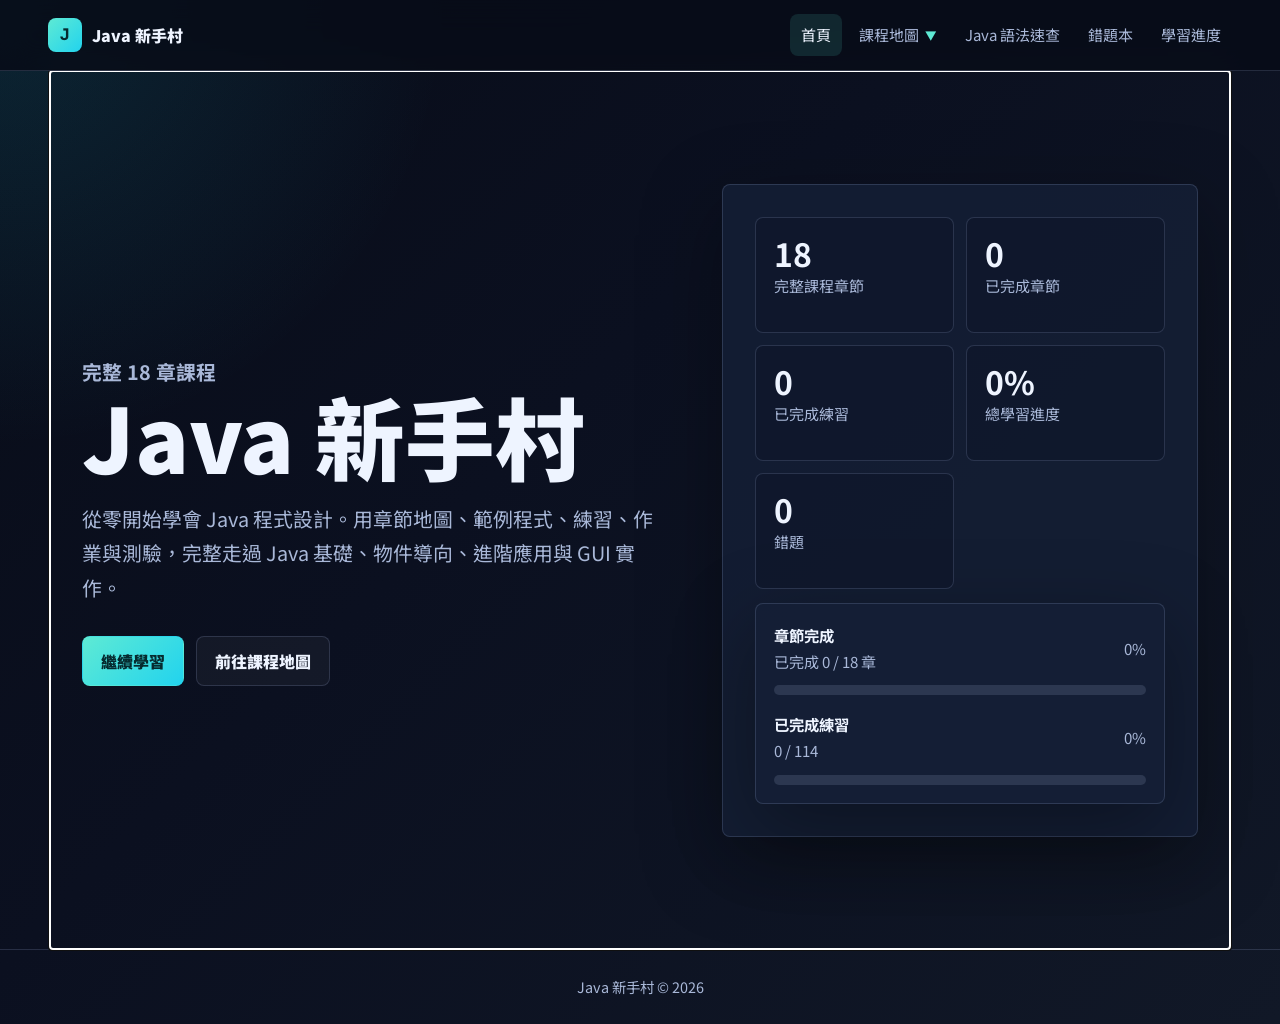
<file: index.html>
<!DOCTYPE html>
<html lang="zh-Hant">
<head>
  <meta charset="UTF-8">
  <meta name="viewport" content="width=device-width, initial-scale=1.0">
  <title>Java 新手村｜從零開始學會 Java 程式設計</title>
  <link rel="preconnect" href="https://fonts.googleapis.com">
  <link rel="preconnect" href="https://fonts.gstatic.com" crossorigin>
  <link href="https://fonts.googleapis.com/css2?family=Noto+Sans+TC:wght@400;500;700;900&family=JetBrains+Mono:wght@500;700&display=swap" rel="stylesheet">
  <link rel="stylesheet" href="style.css">
</head>
<body>
  <header class="site-header" data-site-header>
    <div class="header-main">
      <a class="brand" href="#home" aria-label="回到首頁">
        <span class="brand-mark">J</span>
        <span>Java 新手村</span>
      </a>
      <button class="nav-toggle" type="button" data-nav-toggle aria-expanded="false" aria-controls="mainNav" aria-label="開啟主選單">☰</button>
    </div>
    <nav class="top-nav" id="mainNav" data-main-nav aria-label="主要導覽"></nav>
  </header>

  <main id="app" class="app-shell" tabindex="-1"></main>

  <footer class="site-footer">
    <span>Java 新手村 © 2026</span>
  </footer>

  <script src="script.js"></script>
</body>
</html>
</file>
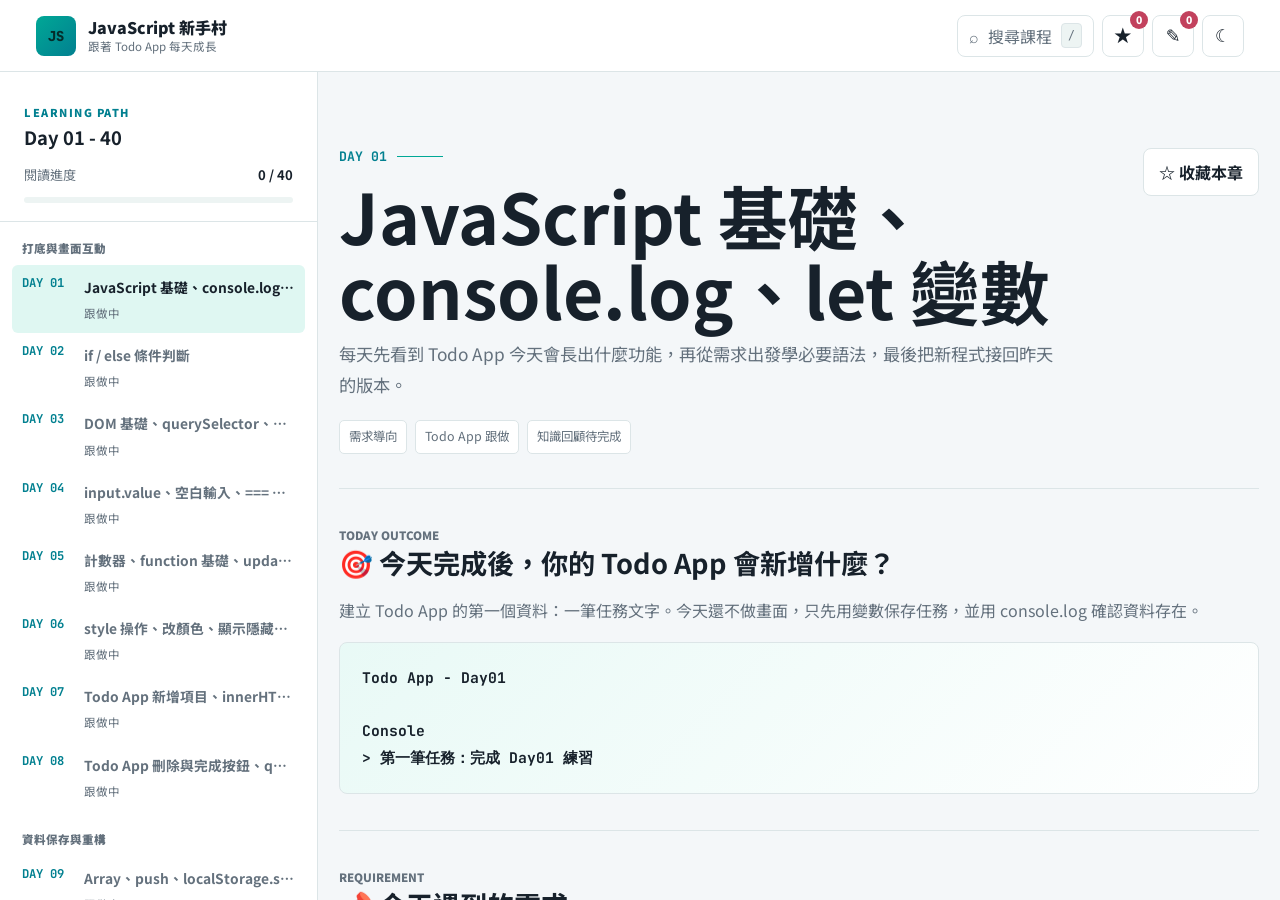
<file: javascript-learning/index.html>
<!DOCTYPE html>
<html lang="zh-Hant">
<head>
  <meta charset="UTF-8">
  <meta name="viewport" content="width=device-width, initial-scale=1.0">
  <meta name="description" content="40 天跟著 Todo App 每天成長，從零開始學會 JavaScript 與前端互動。">
  <title>JavaScript 新手村｜跟著 Todo App 每天成長</title>
  <link rel="preconnect" href="https://fonts.googleapis.com">
  <link rel="preconnect" href="https://fonts.gstatic.com" crossorigin>
  <link href="https://fonts.googleapis.com/css2?family=Noto+Sans+TC:wght@400;500;700;900&family=JetBrains+Mono:wght@500;700&display=swap" rel="stylesheet">
  <link rel="stylesheet" href="style.css">
</head>
<body>
  <header class="site-header">
    <a class="brand" href="#day-1" aria-label="前往第一天課程">
      <span class="brand-mark">JS</span>
      <span><strong>JavaScript 新手村</strong><small>跟著 Todo App 每天成長</small></span>
    </a>

    <div class="header-actions">
      <button class="icon-button mobile-only" id="sidebarToggle" type="button" aria-label="開啟課程導覽" aria-expanded="false">☰</button>
      <button class="search-button" id="searchOpen" type="button" aria-label="搜尋課程">
        <span aria-hidden="true">⌕</span><span>搜尋課程</span><kbd>/</kbd>
      </button>
      <button class="icon-button" id="favoritesOpen" type="button" aria-label="查看收藏">★<span class="count-badge" id="favoriteCount">0</span></button>
      <button class="icon-button" id="wrongBookOpen" type="button" aria-label="查看錯題本">✎<span class="count-badge" id="wrongCount">0</span></button>
      <button class="icon-button" id="themeToggle" type="button" aria-label="切換深色模式">☾</button>
    </div>
  </header>

  <div class="course-layout">
    <aside class="sidebar" id="sidebar" aria-label="40 天課程導覽">
      <div class="sidebar-head">
        <div><span class="overline">LEARNING PATH</span><h2>Day 01 - 40</h2></div>
        <button class="icon-button mobile-only" id="sidebarClose" type="button" aria-label="關閉課程導覽">×</button>
      </div>
      <div class="progress-summary">
        <div><span>閱讀進度</span><strong id="progressText">1 / 40</strong></div>
        <div class="progress-track"><span id="progressBar"></span></div>
      </div>
      <nav class="day-nav" id="dayNav"></nav>
    </aside>

    <main class="main-content" id="mainContent" tabindex="-1">
      <article id="lessonContent" aria-live="polite"></article>
    </main>
  </div>

  <div class="backdrop" id="backdrop" hidden></div>

  <section class="dialog" id="searchDialog" role="dialog" aria-modal="true" aria-labelledby="searchTitle" hidden>
    <div class="dialog-head">
      <div><span class="overline">QUICK FIND</span><h2 id="searchTitle">搜尋課程</h2></div>
      <button class="icon-button" data-close-dialog type="button" aria-label="關閉">×</button>
    </div>
    <label class="search-field">
      <span aria-hidden="true">⌕</span>
      <input id="searchInput" type="search" placeholder="搜尋標題、語法或關鍵字，例如 localStorage" autocomplete="off">
    </label>
    <div class="search-results" id="searchResults"></div>
  </section>

  <section class="dialog" id="collectionDialog" role="dialog" aria-modal="true" aria-labelledby="collectionTitle" hidden>
    <div class="dialog-head">
      <div><span class="overline" id="collectionLabel">MY LIBRARY</span><h2 id="collectionTitle">我的收藏</h2></div>
      <button class="icon-button" data-close-dialog type="button" aria-label="關閉">×</button>
    </div>
    <div class="collection-list" id="collectionList"></div>
  </section>

  <div class="toast" id="toast" role="status" aria-live="polite"></div>

  <script src="script.js"></script>
</body>
</html>
</file>
<file: style.css>
:root {
  color-scheme: dark;
  --bg: #0b1020;
  --bg-soft: #111a2f;
  --panel: #151f36;
  --panel-2: #0f172a;
  --text: #eef4ff;
  --muted: #a9b8d8;
  --line: rgba(183, 204, 255, 0.16);
  --accent: #5eead4;
  --accent-strong: #22d3ee;
  --accent-ink: #062b2f;
  --warning: #fbbf24;
  --danger: #fb7185;
  --ok: #86efac;
  --code-bg: #070b16;
  --shadow: 0 24px 80px rgba(0, 0, 0, 0.34);
  --radius: 8px;
  --max: 1180px;
}

* {
  box-sizing: border-box;
}

html {
  scroll-behavior: smooth;
}

body {
  margin: 0;
  min-height: 100vh;
  font-family: "Noto Sans TC", system-ui, sans-serif;
  background:
    radial-gradient(circle at top left, rgba(34, 211, 238, 0.13), transparent 28rem),
    linear-gradient(135deg, #080c18 0%, var(--bg) 42%, #111827 100%);
  color: var(--text);
  line-height: 1.75;
}

a {
  color: inherit;
  text-decoration: none;
}

button,
input,
textarea {
  font: inherit;
}

.site-header {
  position: sticky;
  top: 0;
  z-index: 20;
  display: flex;
  align-items: center;
  justify-content: space-between;
  gap: 24px;
  padding: 14px clamp(18px, 4vw, 48px);
  border-bottom: 1px solid var(--line);
  background: rgba(8, 12, 24, 0.86);
  backdrop-filter: blur(16px);
}

.header-main {
  display: flex;
  align-items: center;
  justify-content: space-between;
  gap: 16px;
}

.brand {
  display: inline-flex;
  align-items: center;
  gap: 10px;
  font-weight: 900;
  letter-spacing: 0;
}

.brand-mark {
  display: grid;
  width: 34px;
  height: 34px;
  place-items: center;
  border-radius: 8px;
  background: linear-gradient(135deg, var(--accent), var(--accent-strong));
  color: var(--accent-ink);
  font-family: "JetBrains Mono", monospace;
}

.nav-toggle {
  display: none;
  width: 42px;
  height: 42px;
  place-items: center;
  border: 1px solid var(--line);
  border-radius: var(--radius);
  background: rgba(255, 255, 255, 0.04);
  color: var(--text);
  cursor: pointer;
  font-size: 1.2rem;
  line-height: 1;
}

.top-nav {
  display: flex;
  align-items: center;
  gap: 6px;
  white-space: nowrap;
}

.top-nav a,
.nav-dropdown-toggle {
  display: inline-flex;
  align-items: center;
  gap: 6px;
  padding: 8px 11px;
  border: 0;
  border-radius: 8px;
  background: transparent;
  color: var(--muted);
  font-size: 0.94rem;
  cursor: pointer;
}

.top-nav a:hover,
.top-nav a.active,
.nav-dropdown-toggle:hover,
.nav-dropdown-toggle.active {
  background: rgba(94, 234, 212, 0.12);
  color: var(--text);
}

.nav-dropdown {
  position: relative;
}

.dropdown-caret {
  color: var(--accent);
  font-size: 0.72rem;
}

.nav-dropdown-menu {
  position: absolute;
  top: calc(100% + 10px);
  left: 0;
  width: min(360px, 86vw);
  max-height: min(470px, calc(100vh - 96px));
  padding: 10px;
  border: 1px solid var(--line);
  border-radius: var(--radius);
  background: rgba(15, 23, 42, 0.98);
  box-shadow: var(--shadow);
  overflow-y: auto;
  white-space: normal;
}

.nav-dropdown-menu[hidden] {
  display: none;
}

.nav-dropdown-menu a {
  display: flex;
  width: 100%;
  padding: 10px 12px;
  white-space: normal;
}

.nav-map-link {
  margin-bottom: 8px;
  border: 1px solid rgba(94, 234, 212, 0.18);
  background: rgba(94, 234, 212, 0.08);
}

.nav-group-title {
  padding: 8px 12px 6px;
  color: var(--accent);
  font-size: 0.78rem;
  font-weight: 900;
  letter-spacing: 0;
}

.nav-course-group + .nav-course-group {
  margin-top: 10px;
  padding-top: 10px;
  border-top: 1px solid var(--line);
}

.app-shell {
  width: min(100%, var(--max));
  margin: 0 auto;
  padding: clamp(28px, 5vw, 64px) clamp(18px, 4vw, 32px);
}

.hero {
  min-height: calc(100vh - 150px);
  display: grid;
  grid-template-columns: minmax(0, 1.1fr) minmax(280px, 0.9fr);
  gap: clamp(28px, 5vw, 58px);
  align-items: center;
}

.eyebrow {
  display: inline-flex;
  align-items: center;
  gap: 8px;
  margin: 0 0 16px;
  color: var(--accent);
  font-weight: 700;
}

.hero h1,
.page-title h1 {
  margin: 0;
  max-width: 820px;
  font-size: clamp(2.45rem, 7vw, 5.6rem);
  line-height: 1.03;
  font-weight: 900;
  letter-spacing: 0;
}

.hero p,
.page-title p {
  max-width: 680px;
  margin: 20px 0 0;
  color: var(--muted);
  font-size: clamp(1.02rem, 2.2vw, 1.24rem);
}

.hero-actions,
.section-actions {
  display: flex;
  flex-wrap: wrap;
  gap: 12px;
  margin-top: 30px;
}

.completion-banner {
  display: grid;
  gap: 4px;
  max-width: 680px;
  margin-top: 22px;
  padding: 16px;
  border: 1px solid rgba(134, 239, 172, 0.34);
  border-radius: var(--radius);
  background: rgba(22, 101, 52, 0.18);
}

.completion-banner strong {
  color: var(--ok);
  font-size: 1.08rem;
}

.completion-banner span {
  color: var(--muted);
}

.button {
  display: inline-flex;
  align-items: center;
  justify-content: center;
  min-height: 44px;
  padding: 10px 18px;
  border: 1px solid transparent;
  border-radius: var(--radius);
  background: linear-gradient(135deg, var(--accent), var(--accent-strong));
  color: var(--accent-ink);
  font-weight: 900;
  cursor: pointer;
}

.button.secondary {
  border-color: var(--line);
  background: rgba(255, 255, 255, 0.04);
  color: var(--text);
}

.button:disabled {
  cursor: not-allowed;
  opacity: 0.68;
}

.stats-panel,
.progress-panel {
  border: 1px solid var(--line);
  border-radius: var(--radius);
  background: rgba(21, 31, 54, 0.84);
  box-shadow: var(--shadow);
}

.stats-panel {
  padding: clamp(20px, 4vw, 32px);
}

.stats-grid {
  display: grid;
  grid-template-columns: repeat(2, minmax(0, 1fr));
  gap: 12px;
}

.stat-card {
  min-height: 116px;
  padding: 18px;
  border: 1px solid var(--line);
  border-radius: var(--radius);
  background: rgba(15, 23, 42, 0.72);
}

.stat-card strong {
  display: block;
  font-size: 2rem;
  line-height: 1.1;
}

.stat-card span {
  color: var(--muted);
  font-size: 0.94rem;
}

.progress-panel {
  margin-top: 14px;
  padding: 18px;
}

.progress-label,
.progress-row {
  display: flex;
  justify-content: space-between;
  gap: 16px;
  color: var(--muted);
  font-size: 0.94rem;
}

.progress-row {
  align-items: center;
}

.progress-row strong {
  display: block;
  color: var(--text);
  font-size: 0.96rem;
}

.progress-row span {
  display: block;
}

.exercise-progress {
  margin-top: 16px;
}

.progress-track {
  height: 10px;
  margin-top: 10px;
  border-radius: 999px;
  background: rgba(169, 184, 216, 0.16);
  overflow: hidden;
}

.progress-bar {
  width: 0%;
  height: 100%;
  background: linear-gradient(90deg, var(--accent), var(--accent-strong));
  transition: width 220ms ease;
}

.progress-bar.activity {
  background: linear-gradient(90deg, var(--warning), var(--ok));
}

.progress-list {
  display: grid;
  gap: 10px;
}

.progress-list-item {
  display: grid;
  gap: 4px;
  padding: 14px;
  border: 1px solid var(--line);
  border-radius: var(--radius);
  background: rgba(15, 23, 42, 0.64);
}

.progress-list-item:hover {
  border-color: rgba(94, 234, 212, 0.42);
  background: rgba(24, 39, 70, 0.86);
}

.progress-list-item span {
  font-weight: 900;
}

.progress-list-item small {
  color: var(--muted);
}

.page-title {
  margin-bottom: 28px;
}

.chapter-grid {
  display: grid;
  grid-template-columns: repeat(3, minmax(0, 1fr));
  gap: 18px;
}

.course-map {
  display: grid;
  gap: 34px;
}

.course-group {
  display: grid;
  gap: 16px;
}

.course-group-heading {
  display: flex;
  align-items: end;
  justify-content: space-between;
  gap: 18px;
  border-bottom: 1px solid var(--line);
  padding-bottom: 12px;
}

.course-group-heading h2 {
  margin: 0;
  font-size: clamp(1.35rem, 2.5vw, 2rem);
}

.course-group-heading span {
  color: var(--accent);
  font-weight: 900;
}

.chapter-card {
  display: flex;
  flex-direction: column;
  min-height: 280px;
  padding: 22px;
  border: 1px solid var(--line);
  border-radius: var(--radius);
  background: rgba(21, 31, 54, 0.82);
  box-shadow: 0 20px 55px rgba(0, 0, 0, 0.18);
  transition: transform 180ms ease, border-color 180ms ease, background 180ms ease;
}

.chapter-card:hover {
  transform: translateY(-3px);
  border-color: rgba(94, 234, 212, 0.44);
  background: rgba(24, 39, 70, 0.92);
}

.chapter-kicker {
  color: var(--accent);
  font-family: "JetBrains Mono", monospace;
  font-weight: 700;
}

.chapter-card h2 {
  margin: 10px 0 8px;
  font-size: 1.45rem;
  line-height: 1.2;
}

.chapter-card p {
  margin: 0;
  color: var(--muted);
}

.chapter-progress {
  margin-top: 18px;
}

.chapter-meta {
  display: flex;
  flex-wrap: wrap;
  gap: 8px;
  margin-top: auto;
  padding-top: 22px;
}

.syntax-toolbar {
  display: grid;
  gap: 16px;
  margin-bottom: 24px;
  padding: 18px;
  border: 1px solid var(--line);
  border-radius: var(--radius);
  background: rgba(21, 31, 54, 0.82);
}

.syntax-toolbar label {
  display: grid;
  gap: 8px;
  color: var(--muted);
  font-weight: 700;
}

.syntax-toolbar input {
  width: 100%;
  min-height: 46px;
  padding: 10px 14px;
  border: 1px solid var(--line);
  border-radius: var(--radius);
  background: rgba(7, 11, 22, 0.86);
  color: var(--text);
}

.syntax-toolbar input:focus {
  outline: 2px solid rgba(94, 234, 212, 0.38);
  outline-offset: 2px;
}

.syntax-filters {
  display: flex;
  flex-wrap: wrap;
  gap: 8px;
}

.syntax-filter {
  min-height: 38px;
  padding: 7px 12px;
  border: 1px solid var(--line);
  border-radius: var(--radius);
  background: rgba(255, 255, 255, 0.04);
  color: var(--muted);
  cursor: pointer;
}

.syntax-filter:hover,
.syntax-filter.active {
  border-color: rgba(94, 234, 212, 0.42);
  background: rgba(94, 234, 212, 0.12);
  color: var(--text);
}

.syntax-reference {
  display: grid;
  gap: 28px;
}

.syntax-chapter {
  display: grid;
  gap: 16px;
}

.syntax-chapter-heading {
  display: flex;
  align-items: end;
  justify-content: space-between;
  gap: 18px;
  padding-bottom: 12px;
  border-bottom: 1px solid var(--line);
}

.syntax-chapter-heading h2 {
  margin: 4px 0 0;
}

.syntax-chapter-heading p {
  max-width: 760px;
  margin: 8px 0 0;
  color: var(--muted);
}

.syntax-card-grid {
  display: grid;
  grid-template-columns: repeat(2, minmax(0, 1fr));
  gap: 14px;
}

.syntax-card {
  display: grid;
  gap: 12px;
  padding: 16px;
  border: 1px solid var(--line);
  border-radius: var(--radius);
  background: rgba(15, 23, 42, 0.7);
}

.syntax-card-head {
  display: flex;
  align-items: start;
  justify-content: space-between;
  gap: 14px;
}

.syntax-card h3 {
  margin: 0;
  font-size: 1.08rem;
}

.syntax-card p {
  margin: 4px 0 0;
  color: var(--muted);
  font-size: 0.95rem;
}

.syntax-card pre {
  max-width: 100%;
  margin: 0;
  overflow-x: auto;
  padding: 14px;
  border-radius: var(--radius);
  background: var(--code-bg);
  color: #dbeafe;
  font-family: "JetBrains Mono", monospace;
  font-size: 0.9rem;
}

.syntax-copy {
  flex: 0 0 auto;
}

.syntax-empty {
  margin: 0;
  padding: 28px;
  border: 1px dashed var(--line);
  border-radius: var(--radius);
  color: var(--muted);
  text-align: center;
}

.copy-toast {
  position: fixed;
  right: clamp(16px, 4vw, 32px);
  bottom: clamp(16px, 4vw, 32px);
  z-index: 40;
  padding: 12px 16px;
  border: 1px solid rgba(134, 239, 172, 0.38);
  border-radius: var(--radius);
  background: rgba(15, 23, 42, 0.96);
  color: var(--ok);
  box-shadow: var(--shadow);
  font-weight: 900;
}

.is-hidden {
  display: none !important;
}

.pill {
  display: inline-flex;
  align-items: center;
  min-height: 30px;
  padding: 4px 10px;
  border: 1px solid var(--line);
  border-radius: 999px;
  color: var(--muted);
  font-size: 0.88rem;
}

.pill.done {
  border-color: rgba(134, 239, 172, 0.45);
  background: rgba(134, 239, 172, 0.12);
  color: var(--ok);
}

.chapter-goals {
  margin: 18px 0 0;
  padding: 16px;
  border: 1px solid rgba(94, 234, 212, 0.18);
  border-radius: var(--radius);
  background: rgba(94, 234, 212, 0.07);
}

.chapter-goals h2 {
  margin: 0 0 10px;
  font-size: 1rem;
}

.chapter-goals ul {
  display: grid;
  grid-template-columns: repeat(auto-fit, minmax(210px, 1fr));
  gap: 8px 18px;
  margin: 0;
  padding-left: 20px;
  color: var(--muted);
}

.lesson-layout {
  display: grid;
  grid-template-columns: 250px minmax(0, 1fr);
  gap: 28px;
  align-items: start;
}

.lesson-nav {
  position: sticky;
  top: 82px;
  max-height: calc(100vh - 104px);
  border: 1px solid var(--line);
  border-radius: var(--radius);
  background: rgba(15, 23, 42, 0.74);
  overflow-y: auto;
  scrollbar-color: rgba(94, 234, 212, 0.52) rgba(169, 184, 216, 0.12);
  scrollbar-width: thin;
}

.lesson-nav::-webkit-scrollbar {
  width: 8px;
}

.lesson-nav::-webkit-scrollbar-track {
  background: rgba(169, 184, 216, 0.12);
}

.lesson-nav::-webkit-scrollbar-thumb {
  border-radius: 999px;
  background: rgba(94, 234, 212, 0.52);
}

.lesson-nav a,
.lesson-nav button {
  display: block;
  width: 100%;
  padding: 12px 14px;
  border-bottom: 1px solid var(--line);
  border-top: 0;
  border-right: 0;
  border-left: 0;
  background: transparent;
  color: var(--muted);
  font-size: 0.94rem;
  text-align: left;
  cursor: pointer;
}

.lesson-nav a:hover,
.lesson-nav button:hover {
  color: var(--text);
  background: rgba(255, 255, 255, 0.04);
}

.lesson-nav a:last-child,
.lesson-nav button:last-child {
  border-bottom: 0;
}

.lesson-nav .lesson-nav-item {
  display: grid;
  gap: 3px;
}

.lesson-nav .lesson-nav-item span {
  color: var(--text);
}

.lesson-nav .lesson-nav-item small {
  color: var(--muted);
  font-size: 0.78rem;
}

.lesson-nav .lesson-nav-item.active {
  background: rgba(94, 234, 212, 0.13);
}

.lesson-nav .lesson-nav-item.active small {
  color: var(--accent);
}

.lesson-nav .lesson-nav-item.completed {
  background: rgba(134, 239, 172, 0.09);
}

.lesson-nav .lesson-nav-item.completed small {
  color: var(--ok);
}

.lesson-article {
  min-width: 0;
}

.lesson-heading {
  padding: clamp(22px, 4vw, 34px);
  border: 1px solid var(--line);
  border-radius: var(--radius);
  background: rgba(21, 31, 54, 0.82);
}

.lesson-heading h1 {
  margin: 4px 0 10px;
  font-size: clamp(2rem, 5vw, 3.7rem);
  line-height: 1.08;
}

.lesson-heading p {
  margin: 0;
  color: var(--muted);
}

.content-section,
.callout,
.activity-group,
.quiz {
  margin-top: 18px;
  padding: clamp(20px, 4vw, 30px);
  border: 1px solid var(--line);
  border-radius: var(--radius);
  background: rgba(17, 26, 47, 0.78);
}

.content-section h2,
.callout h2,
.activity-group h2,
.quiz h2 {
  margin: 0 0 14px;
  font-size: clamp(1.42rem, 3vw, 2rem);
  line-height: 1.25;
}

.content-section h3 {
  margin: 22px 0 8px;
  font-size: 1.15rem;
}

.learning-objectives {
  margin: 16px 0 20px;
  padding: 18px;
  border: 1px solid rgba(96, 165, 250, 0.32);
  border-left: 4px solid #60a5fa;
  border-radius: var(--radius);
  background: rgba(96, 165, 250, 0.08);
}

.learning-objectives strong {
  display: block;
  margin-bottom: 6px;
  color: #bfdbfe;
  font-size: 1rem;
}

.learning-objectives p {
  margin: 0 0 8px;
  color: var(--muted);
}

.learning-objectives ul {
  margin: 0;
  padding-left: 1.2rem;
}

.learning-objectives li + li {
  margin-top: 6px;
}

.content-section p,
.content-section li,
.callout p,
.callout li {
  color: #dbe7ff;
}

.content-section ul,
.content-section ol,
.callout ul,
.callout ol {
  padding-left: 1.25rem;
}

.code-block {
  margin: 18px 0;
  border: 1px solid rgba(94, 234, 212, 0.18);
  border-radius: var(--radius);
  overflow: hidden;
  background: var(--code-bg);
}

.visual-block,
.visual-callout {
  margin: 18px 0;
  border: 1px solid rgba(94, 234, 212, 0.2);
  border-radius: var(--radius);
  background: rgba(94, 234, 212, 0.06);
  overflow: hidden;
}

.visual-title {
  display: flex;
  align-items: center;
  justify-content: space-between;
  gap: 12px;
  padding: 10px 14px;
  border-bottom: 1px solid var(--line);
  color: var(--text);
  font-weight: 900;
}

.visual-title span {
  color: var(--accent);
  font-size: 0.82rem;
}

.visual-block pre {
  margin: 0;
  background: rgba(7, 11, 22, 0.76);
}

.visual-table-wrap {
  overflow-x: auto;
}

.visual-steps table {
  width: 100%;
  border-collapse: collapse;
}

.visual-steps th,
.visual-steps td {
  padding: 10px 12px;
  border-bottom: 1px solid var(--line);
  text-align: left;
}

.visual-steps th {
  color: var(--accent);
}

.compare-grid {
  display: grid;
  grid-template-columns: repeat(2, minmax(0, 1fr));
  gap: 1px;
  background: var(--line);
}

.compare-grid > div {
  padding: 14px;
  background: rgba(7, 11, 22, 0.72);
}

.compare-grid strong {
  display: block;
  margin-bottom: 8px;
  color: var(--accent);
}

.visual-callout {
  padding: 14px 16px;
}

.visual-callout strong {
  display: block;
  margin-bottom: 6px;
}

.visual-callout p {
  margin: 0;
  color: var(--muted);
}

.visual-callout.warning {
  border-color: rgba(251, 191, 36, 0.32);
  background: rgba(251, 191, 36, 0.08);
}

.visual-callout.challenge {
  border-color: rgba(134, 239, 172, 0.3);
  background: rgba(134, 239, 172, 0.08);
}

.code-title {
  display: flex;
  justify-content: space-between;
  gap: 12px;
  padding: 10px 14px;
  border-bottom: 1px solid rgba(94, 234, 212, 0.14);
  color: var(--accent);
  font-family: "JetBrains Mono", monospace;
  font-size: 0.86rem;
}

pre {
  margin: 0;
  overflow-x: auto;
  padding: 18px;
}

code {
  font-family: "JetBrains Mono", Consolas, monospace;
  font-size: 0.94rem;
  line-height: 1.75;
}

.callout {
  border-left: 4px solid var(--accent);
}

.callout.exercise {
  border-left-color: var(--accent-strong);
}

.callout.homework {
  border-left-color: var(--warning);
}

.callout.question {
  border-left-color: #c084fc;
}

.callout.quick {
  border-left-color: var(--danger);
}

.activity-group {
  background: rgba(15, 23, 42, 0.46);
}

.group-heading {
  margin-bottom: 18px;
}

.group-heading p {
  color: var(--muted);
}

.activity-card {
  margin-top: 14px;
  background: rgba(17, 26, 47, 0.92);
}

.activity-card.thought {
  border-left-color: #c084fc;
}

.activity-card.challenge {
  border-left-color: var(--accent);
}

.activity-card.homework {
  border-left-color: var(--ok);
}

.activity-head,
.quiz-heading {
  display: flex;
  align-items: flex-start;
  justify-content: space-between;
  gap: 16px;
  margin-bottom: 12px;
}

.activity-badges {
  display: flex;
  flex-wrap: wrap;
  align-items: center;
  gap: 8px;
}

.activity-label {
  display: inline-flex;
  align-items: center;
  min-height: 28px;
  padding: 3px 9px;
  border: 1px solid var(--line);
  border-radius: 999px;
  color: var(--accent);
  font-size: 0.86rem;
  font-weight: 700;
}

.activity-category,
.activity-difficulty {
  display: inline-flex;
  align-items: center;
  min-height: 28px;
  padding: 3px 9px;
  border-radius: 999px;
  font-size: 0.78rem;
  font-weight: 900;
}

.activity-category {
  border: 1px solid rgba(96, 165, 250, 0.36);
  color: #bfdbfe;
  background: rgba(96, 165, 250, 0.08);
}

.activity-difficulty {
  border: 1px solid rgba(251, 191, 36, 0.28);
  background: rgba(251, 191, 36, 0.08);
  letter-spacing: 0.04em;
}

.activity-difficulty.level-1 {
  color: #bbf7d0;
  border-color: rgba(134, 239, 172, 0.36);
  background: rgba(134, 239, 172, 0.08);
}

.activity-difficulty.level-2 {
  color: #fde68a;
}

.activity-difficulty.level-3 {
  color: #fdba74;
  border-color: rgba(251, 146, 60, 0.4);
  background: rgba(251, 146, 60, 0.1);
}

.activity-difficulty.level-4 {
  color: #fda4af;
  border-color: rgba(251, 113, 133, 0.45);
  background: rgba(251, 113, 133, 0.1);
}

.activity-check {
  display: inline-flex;
  align-items: center;
  gap: 8px;
  color: var(--muted);
  cursor: pointer;
  user-select: none;
}

.activity-check input {
  width: 18px;
  height: 18px;
  accent-color: var(--accent);
}

.answer-actions {
  display: flex;
  flex-wrap: wrap;
  gap: 10px;
  margin-top: 18px;
}

.mini-button {
  min-height: 38px;
  padding: 7px 12px;
  border: 1px solid var(--line);
  border-radius: var(--radius);
  background: rgba(255, 255, 255, 0.04);
  color: var(--text);
  cursor: pointer;
  font-weight: 700;
}

.mini-button.hint {
  border-color: rgba(251, 191, 36, 0.42);
  color: #fde68a;
}

.mini-button.solution {
  border-color: rgba(134, 239, 172, 0.42);
  color: var(--ok);
}

.mini-button.explanation {
  border-color: rgba(96, 165, 250, 0.42);
  color: #bfdbfe;
}

.answer-panel {
  margin-top: 12px;
  padding: 16px;
  border: 1px solid var(--line);
  border-radius: var(--radius);
}

.answer-panel strong {
  display: block;
  margin-bottom: 8px;
}

.answer-panel p {
  margin: 8px 0 0;
}

.answer-panel.hint {
  border-color: rgba(251, 191, 36, 0.4);
  background: rgba(251, 191, 36, 0.1);
}

.answer-panel.hint strong {
  color: #fde68a;
}

.answer-panel.hint1 {
  background: rgba(251, 191, 36, 0.08);
}

.answer-panel.hint2 {
  background: rgba(251, 191, 36, 0.13);
}

.answer-panel.hint3 {
  background: rgba(251, 191, 36, 0.18);
}

.answer-panel.solution {
  border-color: rgba(134, 239, 172, 0.4);
  background: rgba(134, 239, 172, 0.09);
}

.answer-panel.solution strong {
  color: var(--ok);
}

.answer-panel.explanation {
  border-color: rgba(96, 165, 250, 0.4);
  background: rgba(96, 165, 250, 0.1);
}

.answer-panel.explanation strong {
  color: #bfdbfe;
}

.answer-panel.solution pre {
  border-radius: var(--radius);
  background: var(--code-bg);
}

.muted-text {
  color: var(--muted);
}

.section-pager {
  margin-top: 18px;
  padding: 20px;
  border: 1px solid var(--line);
  border-radius: var(--radius);
  background: rgba(15, 23, 42, 0.78);
}

.section-progress {
  color: var(--muted);
  font-weight: 700;
}

.quiz-question {
  margin-top: 16px;
  padding: 18px;
  border: 1px solid var(--line);
  border-radius: var(--radius);
  background: rgba(15, 23, 42, 0.74);
}

.quiz-heading h2,
.quiz-heading p {
  margin-bottom: 0;
}

.button.compact {
  width: auto;
  min-height: 38px;
  padding: 7px 12px;
  white-space: nowrap;
}

.quiz-question p {
  margin: 0 0 12px;
  font-weight: 700;
}

.quiz-options {
  display: grid;
  gap: 10px;
}

.quiz-option {
  width: 100%;
  min-height: 44px;
  padding: 10px 12px;
  border: 1px solid var(--line);
  border-radius: var(--radius);
  background: rgba(255, 255, 255, 0.04);
  color: var(--text);
  text-align: left;
  cursor: pointer;
}

.quiz-option:hover {
  border-color: rgba(94, 234, 212, 0.42);
}

.quiz-option.correct {
  border-color: rgba(134, 239, 172, 0.64);
  background: rgba(134, 239, 172, 0.12);
}

.quiz-option.wrong {
  border-color: rgba(251, 113, 133, 0.64);
  background: rgba(251, 113, 133, 0.12);
}

.quiz-feedback {
  display: grid;
  gap: 4px;
  min-height: 28px;
  margin-top: 10px;
  color: var(--muted);
}

.quiz-feedback strong {
  color: var(--text);
}

.quiz-result {
  margin-top: 18px;
  padding: 14px 16px;
  border: 1px solid var(--line);
  border-radius: var(--radius);
  background: rgba(255, 255, 255, 0.04);
  color: var(--muted);
  font-weight: 700;
}

.quiz-result.is-complete {
  border-color: rgba(134, 239, 172, 0.4);
  background: rgba(134, 239, 172, 0.1);
  color: var(--ok);
}

.wrong-book-summary {
  display: flex;
  align-items: center;
  justify-content: space-between;
  gap: 16px;
  margin-bottom: 24px;
  padding: 18px;
  border: 1px solid var(--line);
  border-radius: var(--radius);
  background: rgba(21, 31, 54, 0.82);
}

.wrong-book-summary strong {
  display: block;
  font-size: 2rem;
  line-height: 1.1;
}

.wrong-book-summary span {
  color: var(--muted);
}

.wrong-book-list {
  display: grid;
  gap: 28px;
}

.wrong-book-group {
  display: grid;
  gap: 14px;
}

.wrong-book-group h2 {
  margin: 0;
  padding-bottom: 10px;
  border-bottom: 1px solid var(--line);
  color: var(--accent);
  font-size: clamp(1.3rem, 2.4vw, 1.8rem);
}

.wrong-card-list {
  display: grid;
  gap: 14px;
}

.wrong-card {
  display: grid;
  gap: 16px;
  padding: 18px;
  border: 1px solid rgba(251, 113, 133, 0.26);
  border-radius: var(--radius);
  background: rgba(15, 23, 42, 0.74);
}

.wrong-card-head {
  display: flex;
  justify-content: space-between;
  gap: 18px;
}

.wrong-card-head h3 {
  margin: 6px 0 0;
  line-height: 1.35;
}

.wrong-card-head small {
  color: var(--muted);
  font-size: 0.86rem;
  white-space: nowrap;
}

.wrong-detail-grid {
  display: grid;
  grid-template-columns: repeat(3, minmax(0, 1fr));
  gap: 10px;
}

.wrong-detail {
  min-width: 0;
  padding: 14px;
  border: 1px solid var(--line);
  border-radius: var(--radius);
  background: rgba(255, 255, 255, 0.035);
}

.wrong-detail strong {
  display: block;
  margin-bottom: 8px;
  font-size: 0.88rem;
}

.wrong-detail p {
  margin: 0;
  color: #dbe7ff;
}

.wrong-detail.user-answer {
  border-color: rgba(251, 113, 133, 0.38);
  background: rgba(251, 113, 133, 0.09);
}

.wrong-detail.user-answer strong {
  color: #fecdd3;
}

.wrong-detail.correct-answer {
  border-color: rgba(134, 239, 172, 0.36);
  background: rgba(134, 239, 172, 0.08);
}

.wrong-detail.correct-answer strong {
  color: var(--ok);
}

.wrong-detail.explanation {
  border-color: rgba(96, 165, 250, 0.36);
  background: rgba(96, 165, 250, 0.08);
}

.wrong-detail.explanation strong {
  color: #bfdbfe;
}

.wrong-retry {
  display: grid;
  gap: 12px;
}

.wrong-retry-options {
  display: grid;
  gap: 10px;
  padding: 14px;
  border: 1px solid var(--line);
  border-radius: var(--radius);
  background: rgba(7, 11, 22, 0.42);
}

.completion-card {
  margin-top: 18px;
  padding: 22px;
  border: 1px solid rgba(94, 234, 212, 0.28);
  border-radius: var(--radius);
  background: rgba(94, 234, 212, 0.09);
}

.completion-card.locked {
  border-color: rgba(251, 191, 36, 0.3);
  background: rgba(251, 191, 36, 0.08);
}

.completion-card.ready {
  border-color: rgba(134, 239, 172, 0.36);
  background: rgba(134, 239, 172, 0.1);
}

.site-footer {
  display: flex;
  justify-content: center;
  gap: 18px;
  flex-wrap: wrap;
  padding: 24px;
  border-top: 1px solid var(--line);
  color: var(--muted);
  font-size: 0.9rem;
}

@media (max-width: 900px) {
  .site-header {
    align-items: stretch;
    flex-direction: column;
    gap: 10px;
  }

  .header-main {
    width: 100%;
  }

  .nav-toggle {
    display: grid;
  }

  .top-nav {
    display: none;
    width: 100%;
    flex-direction: column;
    align-items: stretch;
    gap: 8px;
    white-space: normal;
  }

  .site-header.nav-open .top-nav {
    display: flex;
  }

  .top-nav a,
  .nav-dropdown-toggle {
    width: 100%;
    justify-content: space-between;
    min-height: 42px;
  }

  .nav-dropdown-menu {
    position: static;
    width: 100%;
    max-height: 360px;
    margin-top: 8px;
    box-shadow: none;
  }

  .hero,
  .lesson-layout {
    grid-template-columns: 1fr;
  }

  .hero {
    min-height: auto;
  }

  .lesson-nav {
    position: static;
    display: flex;
    max-height: none;
    overflow-x: auto;
    overflow-y: hidden;
  }

  .lesson-nav a {
    flex: 0 0 auto;
    border-right: 1px solid var(--line);
    border-bottom: 0;
  }

  .lesson-nav button {
    flex: 0 0 auto;
    width: auto;
    border-right: 1px solid var(--line);
    border-bottom: 0;
  }

  .chapter-grid {
    grid-template-columns: 1fr;
  }

  .syntax-card-grid {
    grid-template-columns: 1fr;
  }

  .syntax-chapter-heading,
  .syntax-card-head {
    align-items: stretch;
    flex-direction: column;
  }

  .wrong-detail-grid {
    grid-template-columns: 1fr;
  }

  .wrong-card-head,
  .wrong-book-summary {
    align-items: stretch;
    flex-direction: column;
  }

  .wrong-card-head small {
    white-space: normal;
  }
}

@media (max-width: 560px) {
  .stats-grid {
    grid-template-columns: 1fr;
  }

  .hero-actions,
  .section-actions,
  .activity-head,
  .quiz-heading {
    flex-direction: column;
  }

  .button {
    width: 100%;
  }

  .syntax-copy,
  .syntax-filter {
    width: 100%;
  }
}
</file>
<file: javascript-learning/style.css>
:root {
  color-scheme: light;
  --bg: #f4f7f9;
  --panel: #ffffff;
  --panel-2: #edf4f3;
  --text: #17212b;
  --muted: #64717d;
  --line: #dce5e7;
  --accent: #00a896;
  --accent-strong: #028090;
  --accent-soft: #dff7f2;
  --code: #0c1424;
  --code-text: #e8f1ff;
  --warning: #b36b00;
  --warning-soft: #fff4da;
  --danger: #c2415d;
  --danger-soft: #fff0f3;
  --shadow: 0 18px 52px rgba(22, 40, 48, 0.12);
  --header-height: 72px;
  --sidebar-width: 318px;
  --radius: 8px;
}

html[data-theme="dark"] {
  color-scheme: dark;
  --bg: #0b1020;
  --panel: #151f36;
  --panel-2: #101a2d;
  --text: #eef4ff;
  --muted: #a9b8d8;
  --line: rgba(183, 204, 255, 0.16);
  --accent: #5eead4;
  --accent-strong: #22d3ee;
  --accent-soft: rgba(94, 234, 212, 0.11);
  --code: #070b16;
  --code-text: #eef4ff;
  --warning: #fbbf24;
  --warning-soft: rgba(245, 158, 11, 0.11);
  --danger: #fb7185;
  --danger-soft: rgba(251, 113, 133, 0.1);
  --shadow: 0 24px 80px rgba(0, 0, 0, 0.34);
}

* { box-sizing: border-box; }

html { scroll-behavior: smooth; }

body {
  margin: 0;
  min-height: 100vh;
  overflow: hidden;
  color: var(--text);
  background: var(--bg);
  font-family: "Noto Sans TC", system-ui, sans-serif;
  line-height: 1.75;
}

button, input { font: inherit; }
button { color: inherit; }
a { color: inherit; text-decoration: none; }

.site-header {
  position: relative;
  z-index: 40;
  height: var(--header-height);
  display: flex;
  align-items: center;
  justify-content: space-between;
  gap: 20px;
  padding: 0 clamp(16px, 3vw, 36px);
  border-bottom: 1px solid var(--line);
  background: color-mix(in srgb, var(--panel) 94%, transparent);
  backdrop-filter: blur(16px);
}

.brand { display: inline-flex; align-items: center; gap: 12px; min-width: 0; }
.brand > span:last-child { display: grid; line-height: 1.25; }
.brand strong { font-size: 1rem; font-weight: 900; }
.brand small { margin-top: 2px; color: var(--muted); font-size: .72rem; }

.brand-mark {
  display: grid;
  width: 40px;
  height: 40px;
  flex: 0 0 auto;
  place-items: center;
  border-radius: var(--radius);
  background: linear-gradient(135deg, var(--accent), var(--accent-strong));
  color: #052d2b;
  font: 900 .86rem "JetBrains Mono", monospace;
}

.header-actions { display: flex; align-items: center; gap: 8px; }

.icon-button, .search-button, .button, .answer-toggle, .wrong-toggle {
  border: 1px solid var(--line);
  border-radius: var(--radius);
  background: var(--panel);
  cursor: pointer;
  transition: border-color .2s, background .2s, color .2s, transform .2s;
}

.icon-button:hover, .search-button:hover, .answer-toggle:hover, .wrong-toggle:hover {
  border-color: var(--accent);
  color: var(--accent-strong);
}

.icon-button {
  position: relative;
  display: grid;
  width: 42px;
  height: 42px;
  place-items: center;
  font-size: 1.1rem;
}

.count-badge {
  position: absolute;
  top: -5px;
  right: -5px;
  min-width: 18px;
  height: 18px;
  padding: 0 4px;
  border-radius: 9px;
  background: var(--danger);
  color: white;
  font-size: .65rem;
  font-weight: 900;
  line-height: 18px;
}

.search-button { display: flex; align-items: center; gap: 9px; height: 42px; padding: 0 11px; color: var(--muted); }
kbd { padding: 1px 6px; border: 1px solid var(--line); border-radius: 4px; background: var(--panel-2); font-size: .72rem; }

.course-layout { height: calc(100vh - var(--header-height)); display: grid; grid-template-columns: var(--sidebar-width) minmax(0, 1fr); }

.sidebar {
  min-height: 0;
  display: flex;
  flex-direction: column;
  border-right: 1px solid var(--line);
  background: var(--panel);
}

.sidebar-head { display: flex; align-items: center; justify-content: space-between; padding: 24px 24px 14px; }
.sidebar h2, .dialog h2 { margin: 2px 0 0; font-size: 1.15rem; line-height: 1.3; }
.overline { color: var(--accent-strong); font-size: .68rem; font-weight: 900; letter-spacing: .14em; }

.progress-summary { padding: 0 24px 18px; border-bottom: 1px solid var(--line); }
.progress-summary > div:first-child { display: flex; justify-content: space-between; color: var(--muted); font-size: .82rem; }
.progress-summary strong { color: var(--text); }
.progress-track { height: 6px; margin-top: 10px; overflow: hidden; border-radius: 3px; background: var(--panel-2); }
.progress-track span { display: block; width: 2.5%; height: 100%; border-radius: inherit; background: linear-gradient(90deg, var(--accent), var(--accent-strong)); transition: width .3s; }

.day-nav { min-height: 0; padding: 12px; overflow-y: auto; overscroll-behavior: contain; scrollbar-width: thin; scrollbar-color: var(--line) transparent; }
.nav-phase { margin: 18px 10px 7px; color: var(--muted); font-size: .72rem; font-weight: 900; }
.nav-phase:first-child { margin-top: 4px; }
.day-link { display: grid; grid-template-columns: 54px minmax(0, 1fr); gap: 4px 8px; width: 100%; padding: 10px; border: 0; border-radius: 6px; background: transparent; color: var(--muted); text-align: left; cursor: pointer; }
.day-link:hover { background: var(--panel-2); color: var(--text); }
.day-link.active { background: var(--accent-soft); color: var(--text); }
.day-link.completed { color: var(--text); }
.day-link .day-number { color: var(--accent-strong); font: 700 .76rem "JetBrains Mono", monospace; }
.day-link .day-title { overflow: hidden; font-size: .86rem; font-weight: 700; text-overflow: ellipsis; white-space: nowrap; }
.day-status { grid-column: 2; color: var(--muted); font-size: .72rem; }
.day-link.completed .day-status { color: var(--accent-strong); font-weight: 900; }

.main-content { min-width: 0; overflow-y: auto; overscroll-behavior: contain; scroll-behavior: smooth; }
#lessonContent { width: min(100% - 40px, 920px); margin: 0 auto; padding: clamp(36px, 6vw, 76px) 0 80px; }

.lesson-hero { position: relative; padding-bottom: 34px; border-bottom: 1px solid var(--line); }
.lesson-kicker { display: flex; align-items: center; gap: 10px; color: var(--accent-strong); font: 700 .82rem "JetBrains Mono", monospace; }
.lesson-kicker::after { content: ""; width: 46px; height: 1px; background: var(--accent); }
.lesson-hero h1 { max-width: 760px; margin: 12px 0 12px; font-size: clamp(2.15rem, 6vw, 4.35rem); line-height: 1.08; letter-spacing: 0; }
.lesson-hero > p { max-width: 720px; margin: 0; color: var(--muted); font-size: 1.08rem; }
.lesson-meta { display: flex; flex-wrap: wrap; gap: 8px; margin-top: 20px; }
.tag { padding: 5px 9px; border: 1px solid var(--line); border-radius: 5px; background: var(--panel); color: var(--muted); font-size: .78rem; }
.favorite-button { position: absolute; top: 0; right: 0; display: inline-flex; align-items: center; gap: 7px; padding: 8px 11px; }
.favorite-button.active { border-color: var(--warning); background: var(--warning-soft); color: var(--warning); }

.lesson-section { padding: 36px 0; border-bottom: 1px solid var(--line); }
.section-label { margin: 0 0 7px; color: var(--accent-strong); font-size: .72rem; font-weight: 900; }
.lesson-section h2 { margin: 0 0 16px; font-size: clamp(1.35rem, 3vw, 1.7rem); line-height: 1.3; }
.lesson-section p { margin: 0; color: var(--muted); }
.lesson-section p + p { margin-top: 12px; }

.syntax-note, .error-box {
  margin-top: 18px;
  padding: 16px 18px;
  border-left: 4px solid var(--accent);
  border-radius: 0 var(--radius) var(--radius) 0;
  background: var(--accent-soft);
}
.syntax-note strong, .error-box strong { display: block; margin-bottom: 4px; color: var(--text); }
.error-box { border-left-color: var(--danger); background: var(--danger-soft); }
.two-line-card {
  display: grid;
  grid-template-columns: repeat(2, minmax(0, 1fr));
  gap: 14px;
  margin-top: 18px;
}
.two-line-card > div, .todo-bridge {
  padding: 18px;
  border: 1px solid var(--line);
  border-radius: var(--radius);
  background: var(--panel);
}
.two-line-card h3 {
  margin: 0 0 8px;
  font-size: 1rem;
}
.mockup-card, .need-card, .flow-box, .review-checklist {
  margin-top: 18px;
  border: 1px solid var(--line);
  border-radius: var(--radius);
  background: var(--panel);
}
.mockup-card {
  overflow: hidden;
  background:
    linear-gradient(135deg, color-mix(in srgb, var(--accent-soft) 70%, transparent), transparent),
    var(--panel);
}
.mockup-card pre {
  margin: 0;
  padding: 22px;
  color: var(--text);
  font: 700 .92rem/1.8 "JetBrains Mono", Consolas, monospace;
}
.need-card {
  padding: 18px 20px;
  border-left: 4px solid var(--accent);
  color: var(--text);
  font-weight: 700;
}
.todo-bridge {
  margin-top: 18px;
  background: var(--panel-2);
}
.todo-bridge strong { display: block; margin-bottom: 8px; }
.todo-bridge strong:not(:first-child) { margin-top: 14px; }
.clean-list {
  margin: 0;
  padding-left: 1.2rem;
  color: var(--muted);
}
.clean-list li + li { margin-top: 4px; }
.error-box .clean-list { color: var(--muted); }
.code-intro {
  margin-top: 20px;
  color: var(--accent-strong);
  font: 900 .78rem "JetBrains Mono", Consolas, monospace;
  letter-spacing: .08em;
}
.flow-box {
  display: grid;
  gap: 8px;
  padding: 18px;
  background: var(--panel-2);
}
.flow-step {
  padding: 12px 14px;
  border: 1px solid var(--line);
  border-radius: 6px;
  background: var(--panel);
  color: var(--text);
  font-weight: 800;
  text-align: center;
}
.flow-arrow {
  color: var(--accent-strong);
  font-weight: 900;
  text-align: center;
}
.review-checklist {
  display: grid;
  gap: 8px;
  padding: 14px;
}
.review-item {
  display: flex;
  align-items: center;
  gap: 10px;
  padding: 11px 12px;
  border: 1px solid var(--line);
  border-radius: 6px;
  background: var(--panel-2);
  cursor: pointer;
}
.review-item input {
  width: 18px;
  height: 18px;
  accent-color: var(--accent);
}
.review-item span { font-weight: 800; }

.code-shell { margin-top: 18px; overflow: hidden; border: 1px solid rgba(126, 156, 190, .25); border-radius: var(--radius); background: var(--code); box-shadow: 0 14px 36px rgba(2, 8, 23, .16); }
.code-head { display: flex; align-items: center; justify-content: space-between; padding: 9px 13px; border-bottom: 1px solid rgba(255,255,255,.1); color: #96a8bf; font-size: .72rem; }
.code-dots { letter-spacing: .18em; color: #fb7185; }
.copy-button { border: 0; background: transparent; color: #9ddfd5; cursor: pointer; font-size: .75rem; }
pre { margin: 0; padding: 20px; overflow-x: auto; color: var(--code-text); font: 500 .88rem/1.75 "JetBrains Mono", Consolas, monospace; tab-size: 2; }
code { font-family: "JetBrains Mono", Consolas, monospace; }
.inline-code { padding: 2px 5px; border-radius: 4px; background: var(--accent-soft); color: var(--accent-strong); font-size: .9em; }

.exercise-grid { display: grid; gap: 14px; }
.exercise-card { border: 1px solid var(--line); border-radius: var(--radius); background: var(--panel); overflow: hidden; }
.exercise-body { padding: 20px; }
.exercise-type { margin-bottom: 10px; color: var(--accent-strong); font-size: .72rem; font-weight: 900; letter-spacing: .08em; }
.exercise-top { display: flex; align-items: flex-start; justify-content: space-between; gap: 16px; }
.exercise-number { display: grid; width: 30px; height: 30px; flex: 0 0 auto; place-items: center; border-radius: 6px; background: var(--accent-soft); color: var(--accent-strong); font: 900 .78rem "JetBrains Mono", monospace; }
.exercise-question { flex: 1; color: var(--text); font-weight: 700; }
.exercise-actions { display: flex; flex-wrap: wrap; gap: 8px; margin-top: 16px; }
.answer-toggle, .wrong-toggle { padding: 7px 11px; color: var(--muted); font-size: .82rem; }
.wrong-toggle.active { border-color: var(--danger); background: var(--danger-soft); color: var(--danger); }
.answer { padding: 18px 20px; border-top: 1px solid var(--line); background: var(--panel-2); color: var(--muted); }
.answer[hidden] { display: none; }
.answer strong { color: var(--accent-strong); }
.todo-practice .exercise-card { border-color: color-mix(in srgb, var(--accent) 40%, var(--line)); }

.lesson-footer { display: grid; grid-template-columns: 1fr auto 1fr; align-items: center; gap: 12px; padding-top: 36px; }
.button { display: inline-flex; align-items: center; justify-content: center; gap: 7px; min-height: 44px; padding: 9px 15px; font-weight: 700; }
.button:hover { transform: translateY(-1px); border-color: var(--accent); }
.button.primary { border-color: transparent; background: linear-gradient(135deg, var(--accent), var(--accent-strong)); color: #052d2b; }
.button.next { justify-self: end; }
.day-position { color: var(--muted); font-size: .82rem; text-align: center; }
.button:disabled { opacity: .42; cursor: not-allowed; transform: none; }

.backdrop { position: fixed; inset: 0; z-index: 60; background: rgba(3, 8, 18, .66); backdrop-filter: blur(4px); }
.dialog { position: fixed; z-index: 70; top: 10vh; left: 50%; width: min(680px, calc(100% - 28px)); max-height: 78vh; padding: 22px; overflow-y: auto; transform: translateX(-50%); border: 1px solid var(--line); border-radius: var(--radius); background: var(--panel); box-shadow: var(--shadow); }
.dialog[hidden], .backdrop[hidden] { display: none; }
.dialog-head { display: flex; align-items: flex-start; justify-content: space-between; gap: 20px; margin-bottom: 18px; }
.search-field { display: flex; align-items: center; gap: 10px; padding: 0 14px; border: 1px solid var(--line); border-radius: var(--radius); background: var(--bg); }
.search-field:focus-within { border-color: var(--accent); }
.search-field input { width: 100%; padding: 13px 0; border: 0; outline: 0; background: transparent; color: var(--text); }
.search-results, .collection-list { display: grid; gap: 8px; margin-top: 15px; }
.result-item { width: 100%; display: grid; grid-template-columns: 60px 1fr; gap: 10px; padding: 13px; border: 1px solid var(--line); border-radius: 6px; background: var(--panel); color: var(--text); text-align: left; cursor: pointer; }
.result-item:hover { border-color: var(--accent); background: var(--panel-2); }
.result-day { color: var(--accent-strong); font: 700 .76rem "JetBrains Mono", monospace; }
.result-copy { display: grid; gap: 2px; }
.result-copy strong { font-size: .9rem; }
.result-copy small { color: var(--muted); }
.empty-state { padding: 44px 20px; color: var(--muted); text-align: center; }

.toast { position: fixed; z-index: 90; right: 22px; bottom: 22px; padding: 11px 15px; border: 1px solid var(--line); border-radius: var(--radius); background: var(--text); color: var(--panel); box-shadow: var(--shadow); opacity: 0; pointer-events: none; transform: translateY(10px); transition: opacity .2s, transform .2s; }
.toast.show { opacity: 1; transform: translateY(0); }
.mobile-only { display: none; }

@media (max-width: 900px) {
  .mobile-only { display: grid; }
  .site-header { height: 66px; }
  .brand small { display: none; }
  .search-button span:nth-child(2), .search-button kbd { display: none; }
  .search-button { width: 42px; justify-content: center; padding: 0; }
  .course-layout { height: calc(100vh - 66px); display: block; }
  .sidebar { position: fixed; z-index: 55; top: 66px; bottom: 0; left: 0; width: min(330px, 88vw); transform: translateX(-102%); box-shadow: var(--shadow); transition: transform .25s ease; }
  .sidebar.open { transform: translateX(0); }
  .main-content { height: 100%; }
}

@media (max-width: 600px) {
  .site-header { padding: 0 12px; }
  .brand-mark { width: 36px; height: 36px; }
  .brand strong { font-size: .9rem; }
  .header-actions { gap: 5px; }
  .header-actions .icon-button { width: 38px; height: 38px; }
  #favoritesOpen { display: none; }
  .two-line-card { grid-template-columns: 1fr; }
  #lessonContent { width: min(100% - 28px, 920px); padding-top: 30px; }
  .favorite-button { position: static; margin-top: 18px; }
  .lesson-hero h1 { font-size: 2.2rem; }
  .lesson-footer { grid-template-columns: 1fr 1fr; }
  .day-position { grid-column: 1 / -1; grid-row: 1; }
  .button { padding-inline: 10px; font-size: .86rem; }
  .dialog { top: 4vh; max-height: 90vh; padding: 16px; }
}

@media (prefers-reduced-motion: reduce) {
  *, *::before, *::after { scroll-behavior: auto !important; transition-duration: .01ms !important; }
}
</file>
